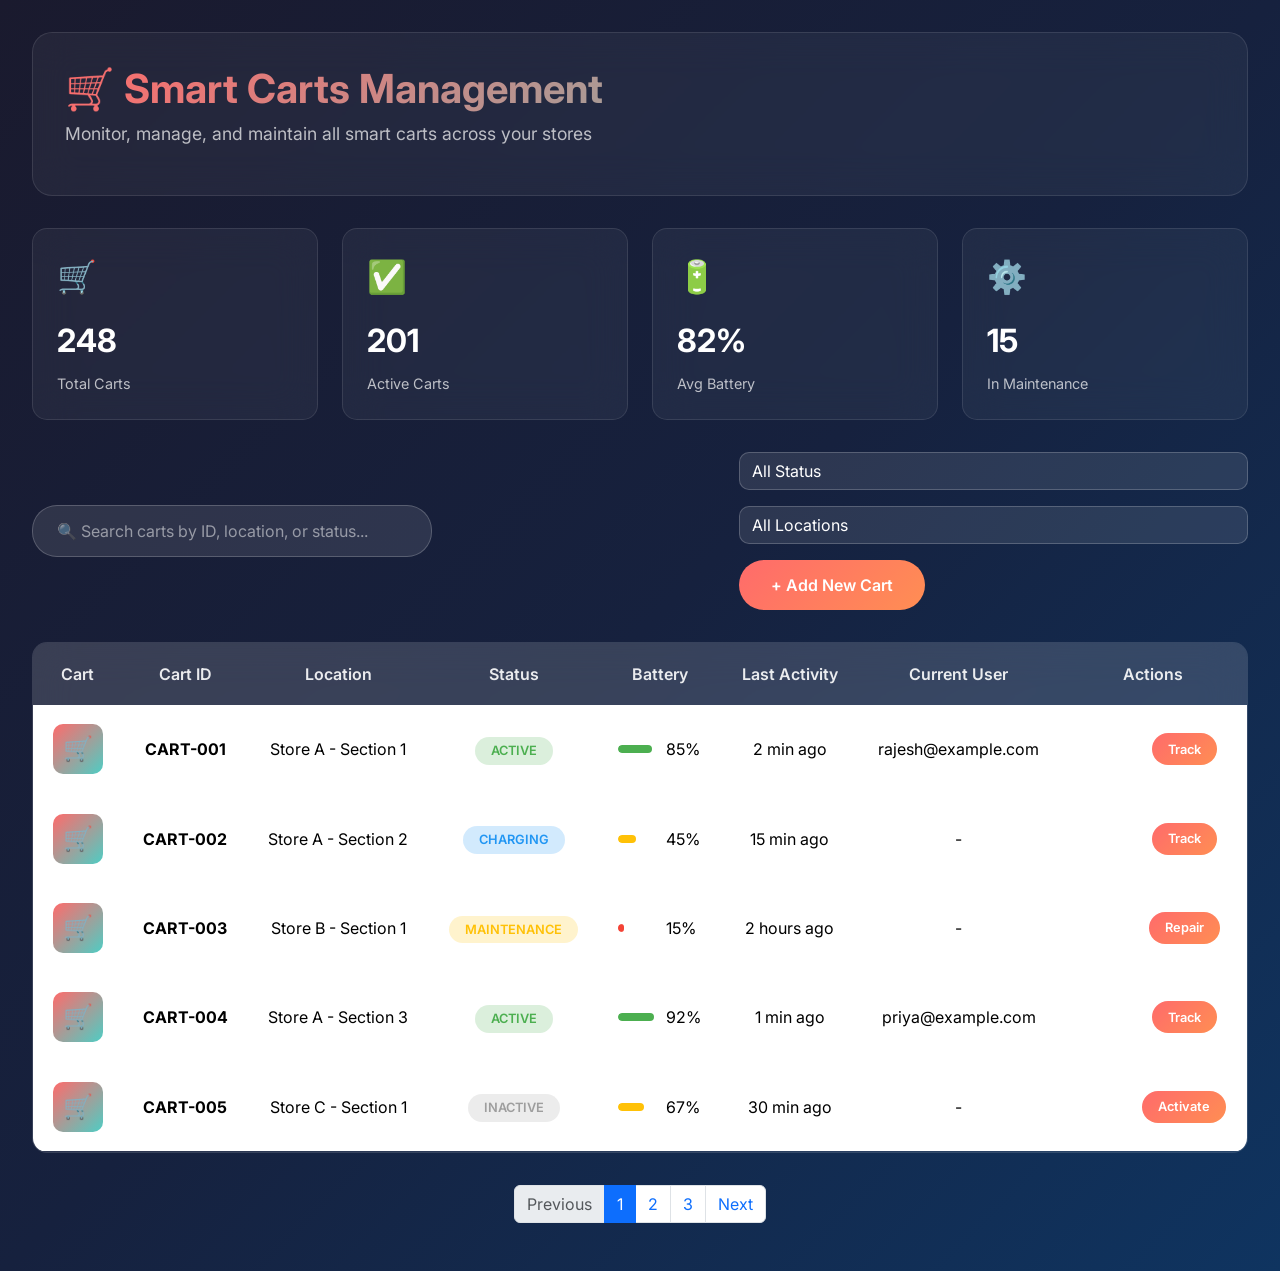
<file: templates/carts.html>
<!DOCTYPE html>
<html lang="en">
<head>
  <meta charset="UTF-8">
  <meta name="viewport" content="width=device-width, initial-scale=1.0">
  <title>Smart Carts Management - TrollyNet Admin</title>
  <link href="https://cdn.jsdelivr.net/npm/bootstrap@5.3.0/dist/css/bootstrap.min.css" rel="stylesheet">
  <link href="https://fonts.googleapis.com/css2?family=Inter:wght@300;400;500;600;700;800&display=swap" rel="stylesheet">
  <style>
    * {
      margin: 0;
      padding: 0;
      box-sizing: border-box;
    }

    body {
      font-family: 'Inter', sans-serif;
      background: linear-gradient(135deg, #1a1a2e, #16213e, #0f3460);
      color: #ffffff;
      min-height: 100vh;
    }

    .container-fluid {
      padding: 2rem;
    }

    .page-header {
      background: rgba(255, 255, 255, 0.05);
      backdrop-filter: blur(20px);
      border: 1px solid rgba(255, 255, 255, 0.1);
      border-radius: 20px;
      padding: 2rem;
      margin-bottom: 2rem;
    }

    .page-title {
      font-size: 2.5rem;
      font-weight: 700;
      background: linear-gradient(135deg, #ff6b6b, #4ecdc4);
      -webkit-background-clip: text;
      -webkit-text-fill-color: transparent;
      margin-bottom: 0.5rem;
    }

    .page-subtitle {
      color: rgba(255, 255, 255, 0.7);
      font-size: 1.1rem;
    }

    .stats-row {
      display: grid;
      grid-template-columns: repeat(auto-fit, minmax(250px, 1fr));
      gap: 1.5rem;
      margin-bottom: 2rem;
    }

    .stat-card {
      background: rgba(255, 255, 255, 0.05);
      backdrop-filter: blur(20px);
      border: 1px solid rgba(255, 255, 255, 0.1);
      border-radius: 15px;
      padding: 1.5rem;
      transition: all 0.3s ease;
    }

    .stat-card:hover {
      transform: translateY(-5px);
      background: rgba(255, 255, 255, 0.08);
    }

    .stat-icon {
      font-size: 2rem;
      margin-bottom: 1rem;
    }

    .stat-value {
      font-size: 2rem;
      font-weight: 700;
      margin-bottom: 0.5rem;
    }

    .stat-label {
      color: rgba(255, 255, 255, 0.7);
      font-size: 0.9rem;
    }

    .action-bar {
      display: flex;
      justify-content: between;
      align-items: center;
      gap: 1rem;
      margin-bottom: 2rem;
      flex-wrap: wrap;
    }

    .search-box {
      flex: 1;
      max-width: 400px;
    }

    .form-control {
      background: rgba(255, 255, 255, 0.1);
      border: 1px solid rgba(255, 255, 255, 0.2);
      border-radius: 25px;
      color: white;
      padding: 0.8rem 1.5rem;
    }

    .form-control:focus {
      background: rgba(255, 255, 255, 0.15);
      border-color: #4ecdc4;
      box-shadow: 0 0 0 0.2rem rgba(78, 205, 196, 0.25);
      color: white;
    }

    .form-control::placeholder {
      color: rgba(255, 255, 255, 0.5);
    }

    .btn {
      border-radius: 25px;
      padding: 0.8rem 2rem;
      font-weight: 600;
      transition: all 0.3s ease;
    }

    .btn-primary {
      background: linear-gradient(135deg, #ff6b6b, #ff8e53);
      border: none;
    }

    .btn-primary:hover {
      transform: translateY(-2px);
      box-shadow: 0 10px 25px rgba(255, 107, 107, 0.4);
    }

    .btn-secondary {
      background: rgba(255, 255, 255, 0.1);
      border: 1px solid rgba(255, 255, 255, 0.2);
      color: white;
    }

    .btn-secondary:hover {
      background: rgba(255, 255, 255, 0.2);
      color: white;
    }

    .btn-sm {
      padding: 0.4rem 1rem;
      font-size: 0.8rem;
    }

    .data-table {
      background: rgba(255, 255, 255, 0.05);
      backdrop-filter: blur(20px);
      border: 1px solid rgba(255, 255, 255, 0.1);
      border-radius: 15px;
      overflow: hidden;
      margin-bottom: 2rem;
    }

    .table {
      color: white;
      margin: 0;
    }

    .table th {
      background: rgba(255, 255, 255, 0.1);
      border: none;
      color: rgba(255, 255, 255, 0.9);
      font-weight: 600;
      padding: 1.2rem;
      text-align: center;
    }

    .table td {
      border: none;
      padding: 1.2rem;
      border-bottom: 1px solid rgba(255, 255, 255, 0.05);
      text-align: center;
      vertical-align: middle;
    }

    .table tbody tr:hover {
      background: rgba(255, 255, 255, 0.05);
    }

    .status-badge {
      padding: 0.4rem 1rem;
      border-radius: 20px;
      font-size: 0.8rem;
      font-weight: 600;
      text-transform: uppercase;
    }

    .status-active {
      background: rgba(76, 175, 80, 0.2);
      color: #4caf50;
    }

    .status-inactive {
      background: rgba(158, 158, 158, 0.2);
      color: #9e9e9e;
    }

    .status-maintenance {
      background: rgba(255, 193, 7, 0.2);
      color: #ffc107;
    }

    .status-charging {
      background: rgba(33, 150, 243, 0.2);
      color: #2196f3;
    }

    .battery-indicator {
      display: flex;
      align-items: center;
      gap: 0.5rem;
    }

    .battery-bar {
      width: 40px;
      height: 8px;
      background: rgba(255, 255, 255, 0.2);
      border-radius: 4px;
      overflow: hidden;
    }

    .battery-fill {
      height: 100%;
      border-radius: 4px;
      transition: all 0.3s ease;
    }

    .battery-high { background: #4caf50; }
    .battery-medium { background: #ffc107; }
    .battery-low { background: #f44336; }

    .cart-image {
      width: 50px;
      height: 50px;
      background: linear-gradient(135deg, #ff6b6b, #4ecdc4);
      border-radius: 10px;
      display: flex;
      align-items: center;
      justify-content: center;
      font-size: 1.5rem;
      margin: 0 auto;
    }

    .modal {
      backdrop-filter: blur(10px);
    }

    .modal-content {
      background: rgba(0, 0, 0, 0.9);
      border: 1px solid rgba(255, 255, 255, 0.1);
      border-radius: 20px;
      color: white;
    }

    .modal-header {
      border-bottom: 1px solid rgba(255, 255, 255, 0.1);
    }

    .modal-footer {
      border-top: 1px solid rgba(255, 255, 255, 0.1);
    }

    .form-label {
      color: rgba(255, 255, 255, 0.9);
      font-weight: 500;
    }

    .form-select {
      background: rgba(255, 255, 255, 0.1);
      border: 1px solid rgba(255, 255, 255, 0.2);
      border-radius: 10px;
      color: white;
    }

    .form-select:focus {
      background: rgba(255, 255, 255, 0.15);
      border-color: #4ecdc4;
      color: white;
    }

    .form-select option {
      background: #1a1a2e;
      color: white;
    }

    .filters {
      display: flex;
      gap: 1rem;
      margin-left: auto;
      flex-wrap: wrap;
    }

    @media (max-width: 768px) {
      .container-fluid {
        padding: 1rem;
      }

      .stats-row {
        grid-template-columns: 1fr;
      }

      .action-bar {
        flex-direction: column;
        align-items: stretch;
      }

      .search-box {
        max-width: none;
      }

      .filters {
        margin-left: 0;
        justify-content: center;
      }

      .table-responsive {
        font-size: 0.8rem;
      }
    }
  </style>
</head>
<body>
  <div class="container-fluid">
    <!-- Page Header -->
    <div class="page-header">
      <h1 class="page-title">🛒 Smart Carts Management</h1>
      <p class="page-subtitle">Monitor, manage, and maintain all smart carts across your stores</p>
    </div>

    <!-- Statistics Row -->
    <div class="stats-row">
      <div class="stat-card">
        <div class="stat-icon">🛒</div>
        <div class="stat-value">248</div>
        <div class="stat-label">Total Carts</div>
      </div>
      <div class="stat-card">
        <div class="stat-icon">✅</div>
        <div class="stat-value">201</div>
        <div class="stat-label">Active Carts</div>
      </div>
      <div class="stat-card">
        <div class="stat-icon">🔋</div>
        <div class="stat-value">82%</div>
        <div class="stat-label">Avg Battery</div>
      </div>
      <div class="stat-card">
        <div class="stat-icon">⚙️</div>
        <div class="stat-value">15</div>
        <div class="stat-label">In Maintenance</div>
      </div>
    </div>

    <!-- Action Bar -->
    <div class="action-bar">
      <div class="search-box">
        <input type="text" class="form-control" placeholder="🔍 Search carts by ID, location, or status..." id="searchCarts">
      </div>
      <div class="filters">
        <select class="form-select" id="statusFilter">
          <option value="">All Status</option>
          <option value="active">Active</option>
          <option value="inactive">Inactive</option>
          <option value="maintenance">Maintenance</option>
          <option value="charging">Charging</option>
        </select>
        <select class="form-select" id="locationFilter">
          <option value="">All Locations</option>
          <option value="store-a">Store A</option>
          <option value="store-b">Store B</option>
          <option value="store-c">Store C</option>
        </select>
        <button class="btn btn-primary" data-bs-toggle="modal" data-bs-target="#addCartModal">
          + Add New Cart
        </button>
      </div>
    </div>

    <!-- Carts Table -->
    <div class="data-table">
      <div class="table-responsive">
        <table class="table">
          <thead>
            <tr>
              <th>Cart</th>
              <th>Cart ID</th>
              <th>Location</th>
              <th>Status</th>
              <th>Battery</th>
              <th>Last Activity</th>
              <th>Current User</th>
              <th>Actions</th>
            </tr>
          </thead>
          <tbody id="cartsTableBody">
            <tr>
              <td><div class="cart-image">🛒</div></td>
              <td><strong>CART-001</strong></td>
              <td>Store A - Section 1</td>
              <td><span class="status-badge status-active">Active</span></td>
              <td>
                <div class="battery-indicator">
                  <div class="battery-bar">
                    <div class="battery-fill battery-high" style="width: 85%"></div>
                  </div>
                  <span>85%</span>
                </div>
              </td>
              <td>2 min ago</td>
              <td>rajesh@example.com</td>
              <td>
                <button class="btn btn-secondary btn-sm" onclick="editCart('CART-001')">Edit</button>
                <button class="btn btn-primary btn-sm" onclick="trackCart('CART-001')">Track</button>
              </td>
            </tr>
            <tr>
              <td><div class="cart-image">🛒</div></td>
              <td><strong>CART-002</strong></td>
              <td>Store A - Section 2</td>
              <td><span class="status-badge status-charging">Charging</span></td>
              <td>
                <div class="battery-indicator">
                  <div class="battery-bar">
                    <div class="battery-fill battery-medium" style="width: 45%"></div>
                  </div>
                  <span>45%</span>
                </div>
              </td>
              <td>15 min ago</td>
              <td>-</td>
              <td>
                <button class="btn btn-secondary btn-sm" onclick="editCart('CART-002')">Edit</button>
                <button class="btn btn-primary btn-sm" onclick="trackCart('CART-002')">Track</button>
              </td>
            </tr>
            <tr>
              <td><div class="cart-image">🛒</div></td>
              <td><strong>CART-003</strong></td>
              <td>Store B - Section 1</td>
              <td><span class="status-badge status-maintenance">Maintenance</span></td>
              <td>
                <div class="battery-indicator">
                  <div class="battery-bar">
                    <div class="battery-fill battery-low" style="width: 15%"></div>
                  </div>
                  <span>15%</span>
                </div>
              </td>
              <td>2 hours ago</td>
              <td>-</td>
              <td>
                <button class="btn btn-secondary btn-sm" onclick="editCart('CART-003')">Edit</button>
                <button class="btn btn-primary btn-sm" onclick="repairCart('CART-003')">Repair</button>
              </td>
            </tr>
            <tr>
              <td><div class="cart-image">🛒</div></td>
              <td><strong>CART-004</strong></td>
              <td>Store A - Section 3</td>
              <td><span class="status-badge status-active">Active</span></td>
              <td>
                <div class="battery-indicator">
                  <div class="battery-bar">
                    <div class="battery-fill battery-high" style="width: 92%"></div>
                  </div>
                  <span>92%</span>
                </div>
              </td>
              <td>1 min ago</td>
              <td>priya@example.com</td>
              <td>
                <button class="btn btn-secondary btn-sm" onclick="editCart('CART-004')">Edit</button>
                <button class="btn btn-primary btn-sm" onclick="trackCart('CART-004')">Track</button>
              </td>
            </tr>
            <tr>
              <td><div class="cart-image">🛒</div></td>
              <td><strong>CART-005</strong></td>
              <td>Store C - Section 1</td>
              <td><span class="status-badge status-inactive">Inactive</span></td>
              <td>
                <div class="battery-indicator">
                  <div class="battery-bar">
                    <div class="battery-fill battery-medium" style="width: 67%"></div>
                  </div>
                  <span>67%</span>
                </div>
              </td>
              <td>30 min ago</td>
              <td>-</td>
              <td>
                <button class="btn btn-secondary btn-sm" onclick="editCart('CART-005')">Edit</button>
                <button class="btn btn-primary btn-sm" onclick="activateCart('CART-005')">Activate</button>
              </td>
            </tr>
          </tbody>
        </table>
      </div>
    </div>

    <!-- Pagination -->
    <nav aria-label="Carts pagination">
      <ul class="pagination justify-content-center">
        <li class="page-item disabled">
          <span class="page-link">Previous</span>
        </li>
        <li class="page-item active">
          <span class="page-link">1</span>
        </li>
        <li class="page-item">
          <a class="page-link" href="#">2</a>
        </li>
        <li class="page-item">
          <a class="page-link" href="#">3</a>
        </li>
        <li class="page-item">
          <a class="page-link" href="#">Next</a>
        </li>
      </ul>
    </nav>
  </div>

  <!-- Add Cart Modal -->
  <div class="modal fade" id="addCartModal" tabindex="-1">
    <div class="modal-dialog">
      <div class="modal-content">
        <div class="modal-header">
          <h5 class="modal-title">Add New Smart Cart</h5>
          <button type="button" class="btn-close btn-close-white" data-bs-dismiss="modal"></button>
        </div>
        <div class="modal-body">
          <form id="addCartForm">
            <div class="mb-3">
              <label for="cartId" class="form-label">Cart ID</label>
              <input type="text" class="form-control" id="cartId" placeholder="CART-XXX" required>
            </div>
            <div class="mb-3">
              <label for="cartLocation" class="form-label">Location</label>
              <select class="form-select" id="cartLocation" required>
                <option value="">Select Location</option>
                <option value="store-a-section-1">Store A - Section 1</option>
                <option value="store-a-section-2">Store A - Section 2</option>
                <option value="store-a-section-3">Store A - Section 3</option>
                <option value="store-b-section-1">Store B - Section 1</option>
                <option value="store-b-section-2">Store B - Section 2</option>
                <option value="store-c-section-1">Store C - Section 1</option>
              </select>
            </div>
            <div class="mb-3">
              <label for="cartModel" class="form-label">Cart Model</label>
              <select class="form-select" id="cartModel" required>
                <option value="">Select Model</option>
                <option value="trollynet-v1">TrollyNet V1</option>
                <option value="trollynet-v2">TrollyNet V2</option>
                <option value="trollynet-pro">TrollyNet Pro</option>
              </select>
            </div>
            <div class="mb-3">
              <label for="cartSerial" class="form-label">Serial Number</label>
              <input type="text" class="form-control" id="cartSerial" placeholder="TN-XXXX-XXXX" required>
            </div>
          </form>
        </div>
        <div class="modal-footer">
          <button type="button" class="btn btn-secondary" data-bs-dismiss="modal">Cancel</button>
          <button type="button" class="btn btn-primary" onclick="addNewCart()">Add Cart</button>
        </div>
      </div>
    </div>
  </div>

  <script src="https://cdn.jsdelivr.net/npm/bootstrap@5.3.0/dist/js/bootstrap.bundle.min.js"></script>
  <script>
    // Sample cart data
    const cartsData = [
      {
        id: 'CART-001',
        location: 'Store A - Section 1',
        status: 'active',
        battery: 85,
        lastActivity: '2 min ago',
        currentUser: 'rajesh@example.com'
      },
      {
        id: 'CART-002',
        location: 'Store A - Section 2',
        status: 'charging',
        battery: 45,
        lastActivity: '15 min ago',
        currentUser: null
      }
      // Add more cart data as needed
    ];

    // Search functionality
    document.getElementById('searchCarts').addEventListener('input', function(e) {
      const searchTerm = e.target.value.toLowerCase();
      filterCarts();
    });

    // Filter functionality
    document.getElementById('statusFilter').addEventListener('change', filterCarts);
    document.getElementById('locationFilter').addEventListener('change', filterCarts);

    function filterCarts() {
      const searchTerm = document.getElementById('searchCarts').value.toLowerCase();
      const statusFilter = document.getElementById('statusFilter').value;
      const locationFilter = document.getElementById('locationFilter').value;
      const rows = document.querySelectorAll('#cartsTableBody tr');

      rows.forEach(row => {
        const cartId = row.cells[1].textContent.toLowerCase();
        const location = row.cells[2].textContent.toLowerCase();
        const status = row.cells[3].textContent.toLowerCase();

        const matchesSearch = cartId.includes(searchTerm) || location.includes(searchTerm);
        const matchesStatus = !statusFilter || status.includes(statusFilter);
        const matchesLocation = !locationFilter || location.includes(locationFilter.replace('-', ' '));

        if (matchesSearch && matchesStatus && matchesLocation) {
          row.style.display = '';
        } else {
          row.style.display = 'none';
        }
      });
    }

    // Cart management functions
    function editCart(cartId) {
      alert(`Editing cart: ${cartId}`);
      // Implement edit functionality
    }

    function trackCart(cartId) {
      alert(`Tracking cart: ${cartId}\nLocation: Live GPS tracking enabled`);
      // Implement tracking functionality
    }

    function repairCart(cartId) {
      if (confirm(`Send ${cartId} for maintenance?`)) {
        alert(`${cartId} has been scheduled for maintenance.`);
        // Update cart status
      }
    }

    function activateCart(cartId) {
      if (confirm(`Activate ${cartId}?`)) {
        alert(`${cartId} has been activated successfully.`);
        // Update cart status
      }
    }

    function addNewCart() {
      const form = document.getElementById('addCartForm');
      const formData = new FormData(form);
      
      if (form.checkValidity()) {
        alert('New cart added successfully!');
        bootstrap.Modal.getInstance(document.getElementById('addCartModal')).hide();
        form.reset();
        // Add cart to database
      } else {
        form.reportValidity();
      }
    }

    // Auto-refresh cart status every 30 seconds
    setInterval(() => {
      console.log('Refreshing cart status...');
      // Implement real-time status updates
    }, 30000);

    // Initialize tooltips
    document.addEventListener('DOMContentLoaded', function() {
      const tooltips = document.querySelectorAll('[data-bs-toggle="tooltip"]');
      tooltips.forEach(tooltip => {
        new bootstrap.Tooltip(tooltip);
      });
    });
  </script>
</body>
</html>
</file>
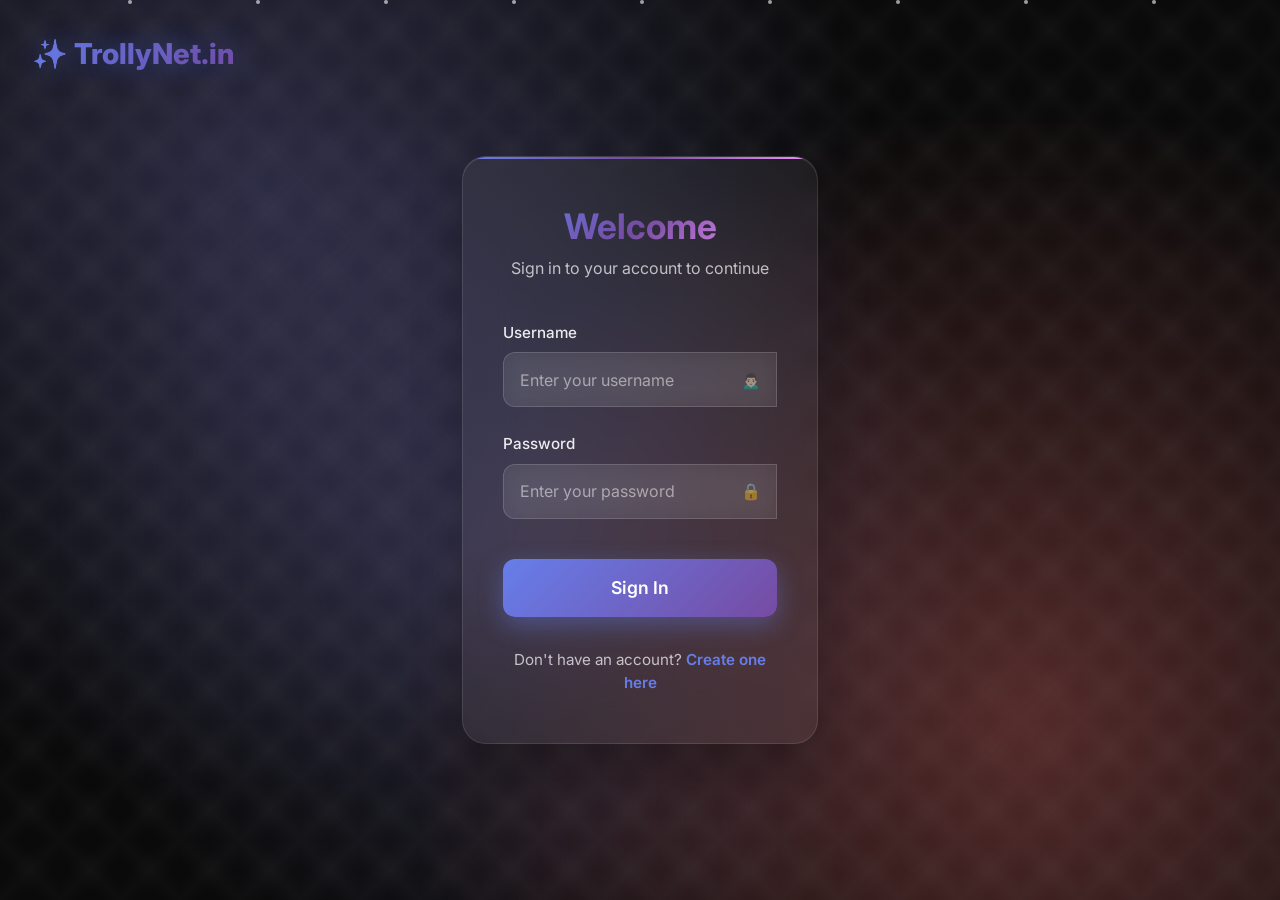
<file: templates/login.html>
<!DOCTYPE html>
<html lang="en">
<head>
  <meta charset="UTF-8" />
  <meta name="viewport" content="width=device-width, initial-scale=1.0"/>
  <title>TrollyNet.in Login</title>
  <link href="https://cdn.jsdelivr.net/npm/bootstrap@5.3.0/dist/css/bootstrap.min.css" rel="stylesheet"/>
  <link href="https://fonts.googleapis.com/css2?family=Inter:wght@300;400;500;600;700;800&display=swap" rel="stylesheet">
  <style>
    * {
      margin: 0;
      padding: 0;
      box-sizing: border-box;
    }

    body {
      font-family: 'Inter', sans-serif;
      background: #0a0a0a;
      color: white;
      min-height: 100vh;
      overflow-x: hidden;
      position: relative;
      display: flex;
      align-items: center;
      justify-content: center;
    }

    /* Animated background */
    body::before {
      content: '';
      position: fixed;
      top: 0;
      left: 0;
      width: 100%;
      height: 100%;
      background: 
        radial-gradient(circle at 20% 20%, rgba(120, 119, 198, 0.3) 0%, transparent 50%),
        radial-gradient(circle at 80% 80%, rgba(255, 118, 117, 0.3) 0%, transparent 50%),
        radial-gradient(circle at 40% 60%, rgba(162, 155, 254, 0.2) 0%, transparent 50%);
      animation: backgroundShift 20s ease-in-out infinite;
      z-index: -2;
    }

    body::after {
      content: '';
      position: fixed;
      top: 0;
      left: 0;
      width: 100%;
      height: 100%;
      background: 
        linear-gradient(45deg, transparent 30%, rgba(255, 255, 255, 0.02) 50%, transparent 70%),
        linear-gradient(-45deg, transparent 30%, rgba(255, 255, 255, 0.02) 50%, transparent 70%);
      background-size: 60px 60px;
      animation: gridMove 10s linear infinite;
      z-index: -1;
    }

    @keyframes backgroundShift {
      0%, 100% { opacity: 1; transform: scale(1) rotate(0deg); }
      50% { opacity: 0.8; transform: scale(1.1) rotate(5deg); }
    }

    @keyframes gridMove {
      0% { transform: translate(0, 0); }
      100% { transform: translate(60px, 60px); }
    }

    /* Floating particles */
    .particles {
      position: fixed;
      top: 0;
      left: 0;
      width: 100%;
      height: 100%;
      pointer-events: none;
      z-index: 1;
    }

    .particle {
      position: absolute;
      width: 4px;
      height: 4px;
      background: rgba(255, 255, 255, 0.6);
      border-radius: 50%;
      animation: float 15s infinite linear;
    }

    @keyframes float {
      0% { transform: translateY(100vh) translateX(0) rotate(0deg); opacity: 0; }
      10% { opacity: 1; }
      90% { opacity: 1; }
      100% { transform: translateY(-100px) translateX(100px) rotate(360deg); opacity: 0; }
    }

    /* Brand Header */
    .brand-header {
      position: absolute;
      top: 2rem;
      left: 2rem;
      z-index: 1000;
    }

    .brand-logo {
      font-weight: 800;
      font-size: 1.8rem;
      background: linear-gradient(135deg, #667eea 0%, #764ba2 100%);
      -webkit-background-clip: text;
      -webkit-text-fill-color: transparent;
      background-clip: text;
      text-shadow: 0 0 30px rgba(102, 126, 234, 0.5);
      text-decoration: none;
    }

    /* Login Container */
    .login-container {
      position: relative;
      z-index: 10;
      width: 100%;
      max-width: 420px;
      padding: 0 2rem;
    }

    .login-card {
      background: rgba(255, 255, 255, 0.05);
      backdrop-filter: blur(25px);
      border: 1px solid rgba(255, 255, 255, 0.1);
      border-radius: 24px;
      padding: 3rem 2.5rem;
      box-shadow: 
        0 25px 50px rgba(0, 0, 0, 0.3),
        inset 0 1px 0 rgba(255, 255, 255, 0.1);
      position: relative;
      overflow: hidden;
      animation: slideInUp 0.8s ease-out;
    }

    .login-card::before {
      content: '';
      position: absolute;
      top: 0;
      left: 0;
      right: 0;
      height: 2px;
      background: linear-gradient(90deg, #667eea, #764ba2, #f093fb);
      animation: shimmer 3s ease-in-out infinite;
    }

    @keyframes shimmer {
      0%, 100% { opacity: 0.5; }
      50% { opacity: 1; }
    }

    @keyframes slideInUp {
      from { opacity: 0; transform: translateY(50px); }
      to { opacity: 1; transform: translateY(0); }
    }

    /* Header */
    .login-header {
      text-align: center;
      margin-bottom: 2.5rem;
    }

    .login-title {
      font-size: 2.2rem;
      font-weight: 700;
      background: linear-gradient(135deg, #667eea 0%, #764ba2 50%, #f093fb 100%);
      -webkit-background-clip: text;
      -webkit-text-fill-color: transparent;
      background-clip: text;
      margin-bottom: 0.5rem;
      animation: titleGlow 3s ease-in-out infinite alternate;
    }

    @keyframes titleGlow {
      0% { filter: brightness(1) saturate(1); }
      100% { filter: brightness(1.2) saturate(1.3); }
    }

    .login-subtitle {
      color: rgba(255, 255, 255, 0.7);
      font-size: 1rem;
      font-weight: 400;
    }

    /* Form Styling */
    .form-group {
      margin-bottom: 1.5rem;
      position: relative;
    }

    .form-label {
      color: rgba(255, 255, 255, 0.9);
      font-weight: 500;
      margin-bottom: 0.5rem;
      font-size: 0.95rem;
    }

    .form-control {
      background: rgba(255, 255, 255, 0.08);
      border: 1px solid rgba(255, 255, 255, 0.15);
      border-radius: 12px;
      padding: 0.9rem 1rem;
      color: white;
      font-size: 1rem;
      transition: all 0.3s ease;
      backdrop-filter: blur(10px);
    }

    .form-control:focus {
      background: rgba(255, 255, 255, 0.12);
      border-color: #667eea;
      box-shadow: 0 0 0 0.2rem rgba(102, 126, 234, 0.25);
      color: white;
    }

    .form-control::placeholder {
      color: rgba(255, 255, 255, 0.5);
    }

    /* Submit Button */
    .btn-login {
      background: linear-gradient(135deg, #667eea, #764ba2);
      border: none;
      padding: 1rem;
      font-weight: 600;
      color: white;
      border-radius: 12px;
      font-size: 1.1rem;
      width: 100%;
      transition: all 0.3s ease;
      box-shadow: 0 8px 25px rgba(102, 126, 234, 0.4);
      position: relative;
      overflow: hidden;
      margin-top: 1rem;
    }

    .btn-login::before {
      content: '';
      position: absolute;
      top: 0;
      left: -100%;
      width: 100%;
      height: 100%;
      background: linear-gradient(90deg, transparent, rgba(255, 255, 255, 0.2), transparent);
      transition: left 0.5s;
    }

    .btn-login:hover::before {
      left: 100%;
    }

    .btn-login:hover {
      transform: translateY(-2px);
      box-shadow: 0 12px 35px rgba(102, 126, 234, 0.6);
    }

    .btn-login:active {
      transform: translateY(0);
    }

    /* Sign up link */
    .signup-link {
      text-align: center;
      margin-top: 2rem;
      color: rgba(255, 255, 255, 0.7);
      font-size: 0.95rem;
    }

    .signup-link a {
      color: #667eea;
      text-decoration: none;
      font-weight: 600;
      transition: all 0.3s ease;
      position: relative;
    }

    .signup-link a::after {
      content: '';
      position: absolute;
      bottom: -2px;
      left: 0;
      width: 0;
      height: 2px;
      background: linear-gradient(90deg, #667eea, #764ba2);
      transition: width 0.3s ease;
    }

    .signup-link a:hover {
      color: #764ba2;
    }

    .signup-link a:hover::after {
      width: 100%;
    }

    /* Input focus effects */
    .input-group {
      position: relative;
    }

    .input-group .form-control:focus + .input-icon {
      color: #667eea;
    }

    .input-icon {
      position: absolute;
      right: 1rem;
      top: 50%;
      transform: translateY(-50%);
      color: rgba(255, 255, 255, 0.5);
      transition: color 0.3s ease;
      pointer-events: none;
    }

    /* Responsive */
    @media (max-width: 768px) {
      .login-card {
        padding: 2rem 1.5rem;
        margin: 1rem;
      }
      
      .brand-header {
        top: 1rem;
        left: 1rem;
      }
      
      .brand-logo {
        font-size: 1.5rem;
      }
    }

    /* Loading animation for button */
    .btn-login.loading {
      pointer-events: none;
    }

    .btn-login.loading::after {
      content: '';
      position: absolute;
      width: 20px;
      height: 20px;
      border: 2px solid transparent;
      border-top: 2px solid white;
      border-radius: 50%;
      right: 1rem;
      top: 50%;
      transform: translateY(-50%);
      animation: spin 1s linear infinite;
    }

    @keyframes spin {
      0% { transform: translateY(-50%) rotate(0deg); }
      100% { transform: translateY(-50%) rotate(360deg); }
    }
  </style>
</head>
<body>
  <!-- Floating Particles -->
  <div class="particles">
    <div class="particle" style="left: 10%; animation-delay: 0s;"></div>
    <div class="particle" style="left: 20%; animation-delay: 2s;"></div>
    <div class="particle" style="left: 30%; animation-delay: 4s;"></div>
    <div class="particle" style="left: 40%; animation-delay: 6s;"></div>
    <div class="particle" style="left: 50%; animation-delay: 8s;"></div>
    <div class="particle" style="left: 60%; animation-delay: 10s;"></div>
    <div class="particle" style="left: 70%; animation-delay: 12s;"></div>
    <div class="particle" style="left: 80%; animation-delay: 14s;"></div>
    <div class="particle" style="left: 90%; animation-delay: 16s;"></div>
  </div>

  <!-- Brand Header -->
  <div class="brand-header">
    <a href="#" class="brand-logo">✨ TrollyNet.in</a>
  </div>

  <!-- Login Container -->
  <div class="login-container">
    <div class="login-card">
      <div class="login-header">
        <h1 class="login-title">Welcome</h1>
        <p class="login-subtitle">Sign in to your account to continue</p>
      </div>

      <form method="POST" id="loginForm">
        <div class="form-group">
          <label for="username" class="form-label">Username</label>
          <div class="input-group">
            <input type="text" name="username" class="form-control" id="username" placeholder="Enter your username" required>
            <span class="input-icon">🙍🏻‍♂️</span>
          </div>
        </div>

        <div class="form-group">
          <label for="password" class="form-label">Password</label>
          <div class="input-group">
            <input type="password" name="password" class="form-control" id="password" placeholder="Enter your password" required>
            <span class="input-icon">🔒</span>
          </div>
        </div>

        <button type="submit" class="btn btn-login" id="loginBtn">
          Sign In
        </button>

        
      </form>

      <div class="signup-link">
        Don't have an account?
        <a href="{{ url_for('signup') }}">Create one here</a>
      </div>
    </div>
  </div>

  <script src="https://cdn.jsdelivr.net/npm/bootstrap@5.3.0/dist/js/bootstrap.bundle.min.js"></script>
  <script>
    // Add loading animation to button on form submit
    document.getElementById('loginForm').addEventListener('submit', function() {
      const btn = document.getElementById('loginBtn');
      btn.classList.add('loading');
      btn.textContent = 'Signing In...';
    });

    // Add smooth focus animations
    document.querySelectorAll('.form-control').forEach(input => {
      input.addEventListener('focus', function() {
        this.parentElement.style.transform = 'scale(1.02)';
      });
      
      input.addEventListener('blur', function() {
        this.parentElement.style.transform = 'scale(1)';
      });
    });
  </script>
</body>
</html>
</file>
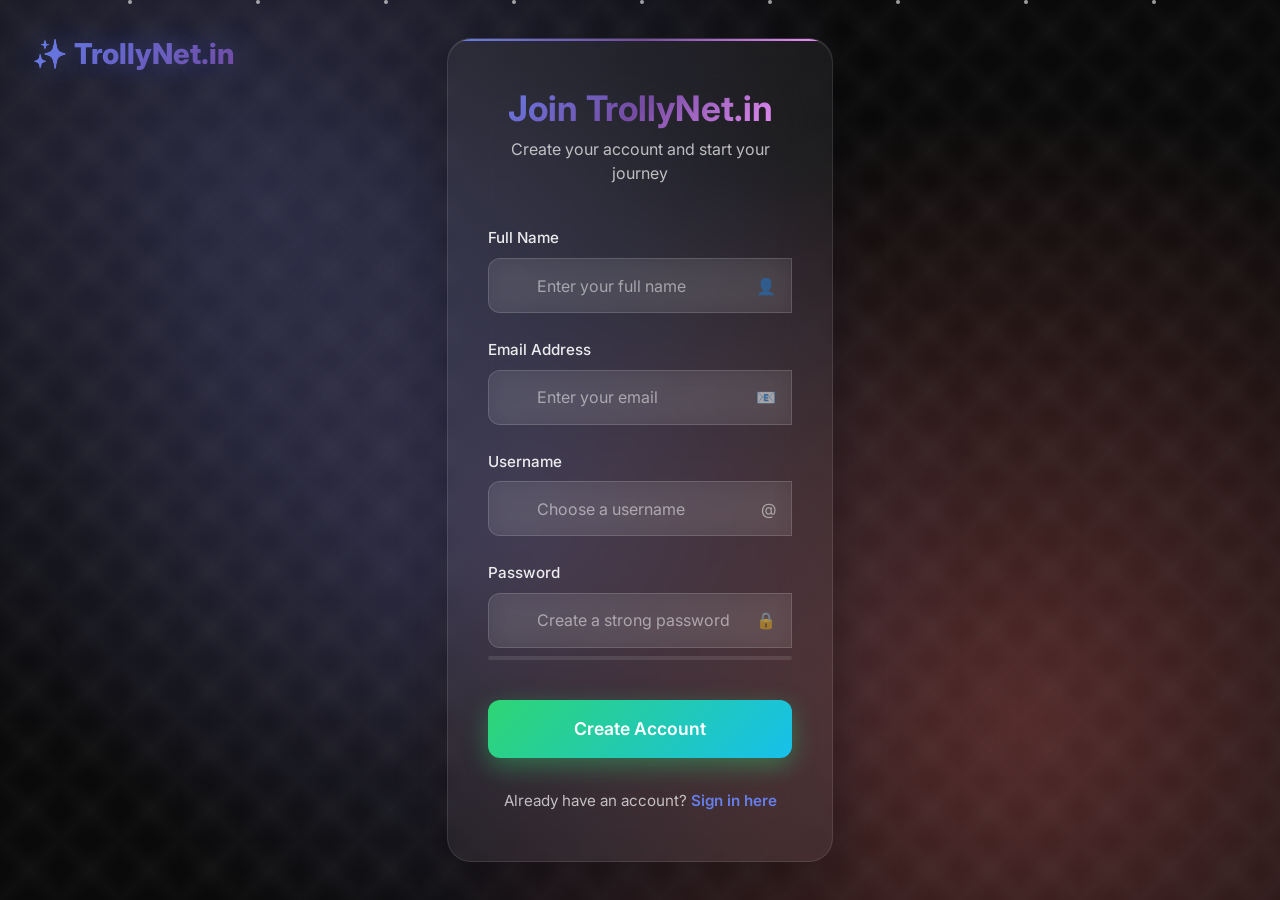
<file: templates/signup.html>
<!DOCTYPE html>
<html lang="en">
<head>
  <meta charset="UTF-8" />
  <meta name="viewport" content="width=device-width, initial-scale=1.0"/>
  <title>TrollyNet.in Signup</title>
  <link href="https://cdn.jsdelivr.net/npm/bootstrap@5.3.0/dist/css/bootstrap.min.css" rel="stylesheet"/>
  <link href="https://fonts.googleapis.com/css2?family=Inter:wght@300;400;500;600;700;800&display=swap" rel="stylesheet">
  <style>
    * {
      margin: 0;
      padding: 0;
      box-sizing: border-box;
    }

    body {
      font-family: 'Inter', sans-serif;
      background: #0a0a0a;
      color: white;
      min-height: 100vh;
      overflow-x: hidden;
      position: relative;
      display: flex;
      align-items: center;
      justify-content: center;
      padding: 2rem 0;
    }

    /* Animated background */
    body::before {
      content: '';
      position: fixed;
      top: 0;
      left: 0;
      width: 100%;
      height: 100%;
      background: 
        radial-gradient(circle at 20% 20%, rgba(120, 119, 198, 0.3) 0%, transparent 50%),
        radial-gradient(circle at 80% 80%, rgba(255, 118, 117, 0.3) 0%, transparent 50%),
        radial-gradient(circle at 40% 60%, rgba(162, 155, 254, 0.2) 0%, transparent 50%);
      animation: backgroundShift 20s ease-in-out infinite;
      z-index: -2;
    }

    body::after {
      content: '';
      position: fixed;
      top: 0;
      left: 0;
      width: 100%;
      height: 100%;
      background: 
        linear-gradient(45deg, transparent 30%, rgba(255, 255, 255, 0.02) 50%, transparent 70%),
        linear-gradient(-45deg, transparent 30%, rgba(255, 255, 255, 0.02) 50%, transparent 70%);
      background-size: 60px 60px;
      animation: gridMove 10s linear infinite;
      z-index: -1;
    }

    @keyframes backgroundShift {
      0%, 100% { opacity: 1; transform: scale(1) rotate(0deg); }
      50% { opacity: 0.8; transform: scale(1.1) rotate(5deg); }
    }

    @keyframes gridMove {
      0% { transform: translate(0, 0); }
      100% { transform: translate(60px, 60px); }
    }

    /* Floating particles */
    .particles {
      position: fixed;
      top: 0;
      left: 0;
      width: 100%;
      height: 100%;
      pointer-events: none;
      z-index: 1;
    }

    .particle {
      position: absolute;
      width: 4px;
      height: 4px;
      background: rgba(255, 255, 255, 0.6);
      border-radius: 50%;
      animation: float 15s infinite linear;
    }

    @keyframes float {
      0% { transform: translateY(100vh) translateX(0) rotate(0deg); opacity: 0; }
      10% { opacity: 1; }
      90% { opacity: 1; }
      100% { transform: translateY(-100px) translateX(100px) rotate(360deg); opacity: 0; }
    }

    /* Brand Header */
    .brand-header {
      position: absolute;
      top: 2rem;
      left: 2rem;
      z-index: 1000;
    }

    .brand-logo {
      font-weight: 800;
      font-size: 1.8rem;
      background: linear-gradient(135deg, #667eea 0%, #764ba2 100%);
      -webkit-background-clip: text;
      -webkit-text-fill-color: transparent;
      background-clip: text;
      text-shadow: 0 0 30px rgba(102, 126, 234, 0.5);
      text-decoration: none;
    }

    /* Signup Container */
    .signup-container {
      position: relative;
      z-index: 10;
      width: 100%;
      max-width: 450px;
      padding: 0 2rem;
    }

    .signup-card {
      background: rgba(255, 255, 255, 0.05);
      backdrop-filter: blur(25px);
      border: 1px solid rgba(255, 255, 255, 0.1);
      border-radius: 24px;
      padding: 3rem 2.5rem;
      box-shadow: 
        0 25px 50px rgba(0, 0, 0, 0.3),
        inset 0 1px 0 rgba(255, 255, 255, 0.1);
      position: relative;
      overflow: hidden;
      animation: slideInUp 0.8s ease-out;
    }

    .signup-card::before {
      content: '';
      position: absolute;
      top: 0;
      left: 0;
      right: 0;
      height: 2px;
      background: linear-gradient(90deg, #667eea, #764ba2, #f093fb);
      animation: shimmer 3s ease-in-out infinite;
    }

    @keyframes shimmer {
      0%, 100% { opacity: 0.5; }
      50% { opacity: 1; }
    }

    @keyframes slideInUp {
      from { opacity: 0; transform: translateY(50px); }
      to { opacity: 1; transform: translateY(0); }
    }

    /* Header */
    .signup-header {
      text-align: center;
      margin-bottom: 2.5rem;
    }

    .signup-title {
      font-size: 2.2rem;
      font-weight: 700;
      background: linear-gradient(135deg, #667eea 0%, #764ba2 50%, #f093fb 100%);
      -webkit-background-clip: text;
      -webkit-text-fill-color: transparent;
      background-clip: text;
      margin-bottom: 0.5rem;
      animation: titleGlow 3s ease-in-out infinite alternate;
    }

    @keyframes titleGlow {
      0% { filter: brightness(1) saturate(1); }
      100% { filter: brightness(1.2) saturate(1.3); }
    }

    .signup-subtitle {
      color: rgba(255, 255, 255, 0.7);
      font-size: 1rem;
      font-weight: 400;
    }

    /* Form Styling */
    .form-group {
      margin-bottom: 1.5rem;
      position: relative;
    }

    .form-row {
      display: grid;
      grid-template-columns: 1fr 1fr;
      gap: 1rem;
    }

    .form-label {
      color: rgba(255, 255, 255, 0.9);
      font-weight: 500;
      margin-bottom: 0.5rem;
      font-size: 0.95rem;
    }

    .form-control {
      background: rgba(255, 255, 255, 0.08);
      border: 1px solid rgba(255, 255, 255, 0.15);
      border-radius: 12px;
      padding: 0.9rem 1rem 0.9rem 3rem;
      color: white;
      font-size: 1rem;
      transition: all 0.3s ease;
      backdrop-filter: blur(10px);
      position: relative;
    }

    .form-control:focus {
      background: rgba(255, 255, 255, 0.12);
      border-color: #667eea;
      box-shadow: 0 0 0 0.2rem rgba(102, 126, 234, 0.25);
      color: white;
    }

    .form-control::placeholder {
      color: rgba(255, 255, 255, 0.5);
    }

    /* Input icons */
    .input-group {
      position: relative;
    }

    .input-icon {
      position: absolute;
      right: 1rem;
      top: 50%;
      transform: translateY(-50%);
      color: rgba(255, 255, 255, 0.5);
      transition: color 0.3s ease;
      pointer-events: none;
    }

    .input-group .form-control:focus + .input-icon {
      color: #667eea;
    }

    /* Password strength indicator */
    .password-strength {
      height: 4px;
      background: rgba(255, 255, 255, 0.1);
      border-radius: 2px;
      margin-top: 0.5rem;
      overflow: hidden;
    }

    .password-strength-bar {
      height: 100%;
      width: 0%;
      transition: all 0.3s ease;
      border-radius: 2px;
    }

    .strength-weak { background: #ff4757; width: 25%; }
    .strength-fair { background: #ffa502; width: 50%; }
    .strength-good { background: #2ed573; width: 75%; }
    .strength-strong { background: #5352ed; width: 100%; }

    /* Submit Button */
    .btn-signup {
      background: linear-gradient(135deg, #2ed573, #17c0eb);
      border: none;
      padding: 1rem;
      font-weight: 600;
      color: white;
      border-radius: 12px;
      font-size: 1.1rem;
      width: 100%;
      transition: all 0.3s ease;
      box-shadow: 0 8px 25px rgba(46, 213, 115, 0.4);
      position: relative;
      overflow: hidden;
      margin-top: 1rem;
    }

    .btn-signup::before {
      content: '';
      position: absolute;
      top: 0;
      left: -100%;
      width: 100%;
      height: 100%;
      background: linear-gradient(90deg, transparent, rgba(255, 255, 255, 0.2), transparent);
      transition: left 0.5s;
    }

    .btn-signup:hover::before {
      left: 100%;
    }

    .btn-signup:hover {
      transform: translateY(-2px);
      box-shadow: 0 12px 35px rgba(46, 213, 115, 0.6);
    }

    .btn-signup:active {
      transform: translateY(0);
    }

    /* Login link */
    .login-link {
      text-align: center;
      margin-top: 2rem;
      color: rgba(255, 255, 255, 0.7);
      font-size: 0.95rem;
    }

    .login-link a {
      color: #667eea;
      text-decoration: none;
      font-weight: 600;
      transition: all 0.3s ease;
      position: relative;
    }

    .login-link a::after {
      content: '';
      position: absolute;
      bottom: -2px;
      left: 0;
      width: 0;
      height: 2px;
      background: linear-gradient(90deg, #667eea, #764ba2);
      transition: width 0.3s ease;
    }

    .login-link a:hover {
      color: #764ba2;
    }

    .login-link a:hover::after {
      width: 100%;
    }

    /* Form validation */
    .form-control.is-invalid {
      border-color: #ff4757;
      box-shadow: 0 0 0 0.2rem rgba(255, 71, 87, 0.25);
    }

    .form-control.is-valid {
      border-color: #2ed573;
      box-shadow: 0 0 0 0.2rem rgba(46, 213, 115, 0.25);
    }

    .invalid-feedback, .valid-feedback {
      font-size: 0.875rem;
      margin-top: 0.25rem;
    }

    .invalid-feedback {
      color: #ff4757;
    }

    .valid-feedback {
      color: #2ed573;
    }

    /* Responsive */
    @media (max-width: 768px) {
      .signup-card {
        padding: 2rem 1.5rem;
        margin: 1rem;
      }
      
      .form-row {
        grid-template-columns: 1fr;
      }
      
      .brand-header {
        top: 1rem;
        left: 1rem;
      }
      
      .brand-logo {
        font-size: 1.5rem;
      }
    }

    /* Loading animation for button */
    .btn-signup.loading {
      pointer-events: none;
    }

    .btn-signup.loading::after {
      content: '';
      position: absolute;
      width: 20px;
      height: 20px;
      border: 2px solid transparent;
      border-top: 2px solid white;
      border-radius: 50%;
      right: 1rem;
      top: 50%;
      transform: translateY(-50%);
      animation: spin 1s linear infinite;
    }

    @keyframes spin {
      0% { transform: translateY(-50%) rotate(0deg); }
      100% { transform: translateY(-50%) rotate(360deg); }
    }
  </style>
</head>
<body>
  <!-- Floating Particles -->
  <div class="particles">
    <div class="particle" style="left: 10%; animation-delay: 0s;"></div>
    <div class="particle" style="left: 20%; animation-delay: 2s;"></div>
    <div class="particle" style="left: 30%; animation-delay: 4s;"></div>
    <div class="particle" style="left: 40%; animation-delay: 6s;"></div>
    <div class="particle" style="left: 50%; animation-delay: 8s;"></div>
    <div class="particle" style="left: 60%; animation-delay: 10s;"></div>
    <div class="particle" style="left: 70%; animation-delay: 12s;"></div>
    <div class="particle" style="left: 80%; animation-delay: 14s;"></div>
    <div class="particle" style="left: 90%; animation-delay: 16s;"></div>
  </div>

  <!-- Brand Header -->
  <div class="brand-header">
    <a href="#" class="brand-logo">✨ TrollyNet.in</a>
  </div>

  <!-- Signup Container -->
  <div class="signup-container">
    <div class="signup-card">
      <div class="signup-header">
        <h1 class="signup-title">Join TrollyNet.in</h1>
        <p class="signup-subtitle">Create your account and start your journey</p>
      </div>

      <form method="POST" id="signupForm" novalidate>
        <div class="form-group">
          <label for="fullname" class="form-label">Full Name</label>
          <div class="input-group">
            <input type="text" name="fullname" class="form-control" id="fullname" placeholder="Enter your full name" required>
            <span class="input-icon">👤</span>
          </div>
          <div class="invalid-feedback"></div>
        </div>

        <div class="form-group">
          <label for="email" class="form-label">Email Address</label>
          <div class="input-group">
            <input type="email" name="email" class="form-control" id="email" placeholder="Enter your email" required>
            <span class="input-icon">📧</span>
          </div>
          <div class="invalid-feedback"></div>
        </div>

        <div class="form-group">
          <label for="username" class="form-label">Username</label>
          <div class="input-group">
            <input type="text" name="username" class="form-control" id="username" placeholder="Choose a username" required>
            <span class="input-icon">@</span>
          </div>
          <div class="invalid-feedback"></div>
        </div>

        <div class="form-group">
          <label for="password" class="form-label">Password</label>
          <div class="input-group">
            <input type="password" name="password" class="form-control" id="password" placeholder="Create a strong password" required>
            <span class="input-icon">🔒</span>
          </div>
          <div class="password-strength">
            <div class="password-strength-bar" id="strengthBar"></div>
          </div>
          <div class="invalid-feedback"></div>
        </div>

        <button type="submit" class="btn btn-signup" id="signupBtn">
          Create Account
        </button>

        
      </form>

      <div class="login-link">
        Already have an account?
        <a href="{{ url_for('login') }}">Sign in here</a>
      </div>
    </div>
  </div>

  <script src="https://cdn.jsdelivr.net/npm/bootstrap@5.3.0/dist/js/bootstrap.bundle.min.js"></script>
  <script>
    // Form validation and animations
    const form = document.getElementById('signupForm');
    const inputs = form.querySelectorAll('.form-control');
    const signupBtn = document.getElementById('signupBtn');
    const passwordInput = document.getElementById('password');
    const strengthBar = document.getElementById('strengthBar');

    // Password strength checker
    passwordInput.addEventListener('input', function() {
      const password = this.value;
      const strength = checkPasswordStrength(password);
      
      strengthBar.className = 'password-strength-bar';
      if (password.length > 0) {
        strengthBar.classList.add(strength.class);
      }
    });

    function checkPasswordStrength(password) {
      let score = 0;
      if (password.length >= 8) score++;
      if (/[A-Z]/.test(password)) score++;
      if (/[0-9]/.test(password)) score++;
      if (/[^A-Za-z0-9]/.test(password)) score++;

      const strengths = [
        { class: 'strength-weak', text: 'Weak' },
        { class: 'strength-fair', text: 'Fair' },
        { class: 'strength-good', text: 'Good' },
        { class: 'strength-strong', text: 'Strong' }
      ];

      return strengths[Math.min(score, 3)];
    }

    // Real-time validation
    inputs.forEach(input => {
      input.addEventListener('blur', validateField);
      input.addEventListener('input', function() {
        if (this.classList.contains('is-invalid')) {
          validateField.call(this);
        }
      });
    });

    function validateField() {
      const field = this;
      const value = field.value.trim();
      const fieldType = field.type;
      let isValid = true;
      let message = '';

      // Reset classes
      field.classList.remove('is-valid', 'is-invalid');

      if (field.required && !value) {
        isValid = false;
        message = 'This field is required';
      } else if (fieldType === 'email' && value) {
        const emailRegex = /^[^\s@]+@[^\s@]+\.[^\s@]+$/;
        if (!emailRegex.test(value)) {
          isValid = false;
          message = 'Please enter a valid email address';
        }
      } else if (field.name === 'username' && value) {
        if (value.length < 3) {
          isValid = false;
          message = 'Username must be at least 3 characters';
        }
      } else if (field.name === 'password' && value) {
        if (value.length < 6) {
          isValid = false;
          message = 'Password must be at least 6 characters';
        }
      }

      // Apply validation classes and messages
      if (value) {
        field.classList.add(isValid ? 'is-valid' : 'is-invalid');
        const feedback = field.parentElement.nextElementSibling;
        if (feedback && feedback.classList.contains('invalid-feedback')) {
          feedback.textContent = message;
        }
      }

      return isValid;
    }

    // Form submission
    form.addEventListener('submit', function(e) {
      let isFormValid = true;
      inputs.forEach(input => {
        if (!validateField.call(input)) {
          isFormValid = false;
        }
      });

      if (isFormValid) {
        // Add loading state
        signupBtn.classList.add('loading');
        signupBtn.textContent = 'Creating Account...';
        
        // Let the form submit naturally to Flask
        return true;
      } else {
        // Prevent submission if validation fails
        e.preventDefault();
        return false;
      }
    });

    // Smooth focus animations
    inputs.forEach(input => {
      input.addEventListener('focus', function() {
        this.parentElement.style.transform = 'scale(1.02)';
      });
      
      input.addEventListener('blur', function() {
        this.parentElement.style.transform = 'scale(1)';
      });
    });
  </script>
</body>
</html>
</file>
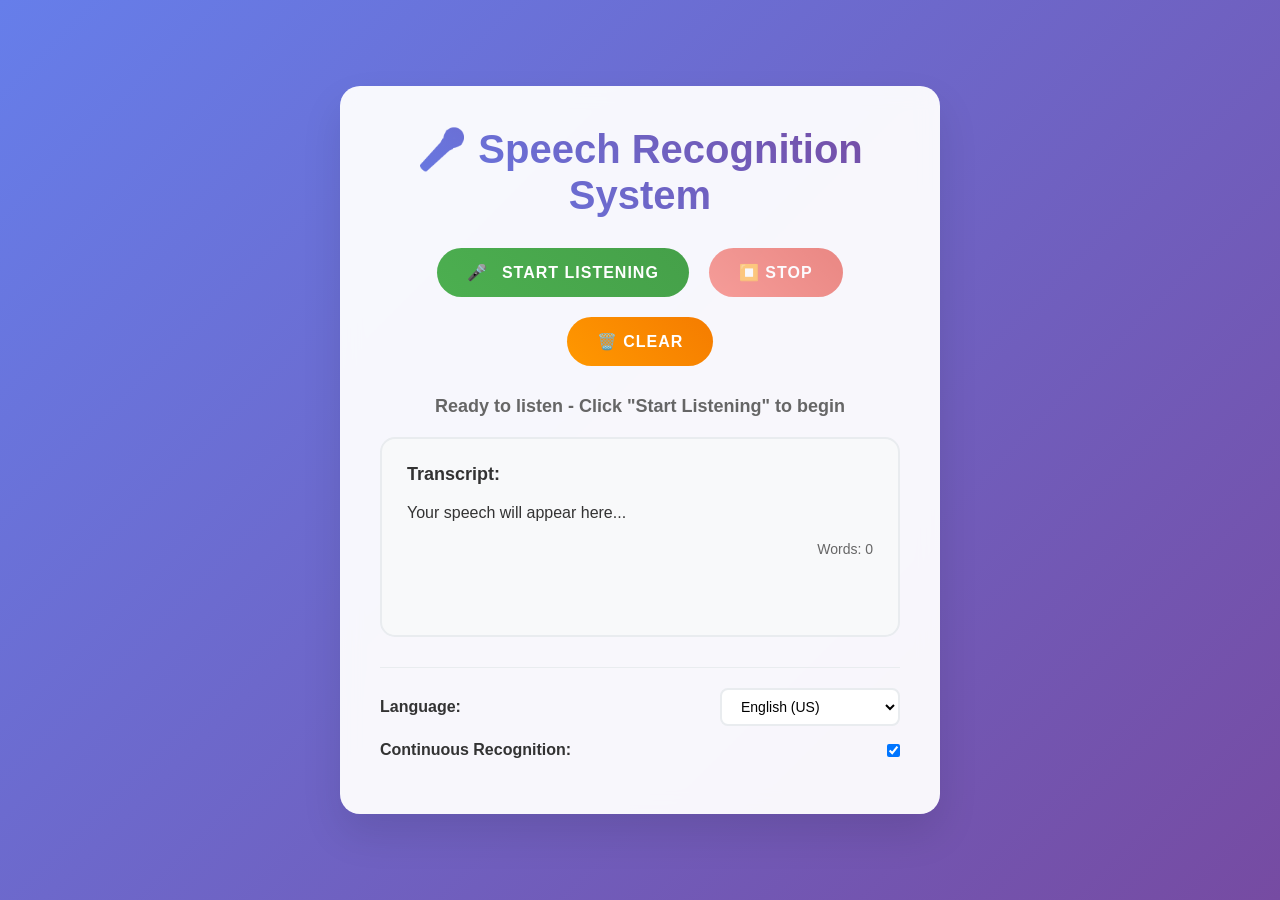
<file: templates/sp.html>
<!DOCTYPE html>
<html lang="en">
<head>
    <meta charset="UTF-8">
    <meta name="viewport" content="width=device-width, initial-scale=1.0">
    <title>Speech Recognition System</title>
    <style>
        * {
            margin: 0;
            padding: 0;
            box-sizing: border-box;
        }

        body {
            font-family: 'Segoe UI', Tahoma, Geneva, Verdana, sans-serif;
            background: linear-gradient(135deg, #667eea 0%, #764ba2 100%);
            min-height: 100vh;
            display: flex;
            align-items: center;
            justify-content: center;
        }

        .container {
            background: rgba(255, 255, 255, 0.95);
            border-radius: 20px;
            padding: 40px;
            box-shadow: 0 20px 40px rgba(0, 0, 0, 0.1);
            backdrop-filter: blur(10px);
            max-width: 600px;
            width: 90%;
        }

        h1 {
            text-align: center;
            color: #333;
            margin-bottom: 30px;
            font-size: 2.5em;
            background: linear-gradient(45deg, #667eea, #764ba2);
            -webkit-background-clip: text;
            -webkit-text-fill-color: transparent;
            background-clip: text;
        }

        .controls {
            display: flex;
            justify-content: center;
            gap: 20px;
            margin-bottom: 30px;
            flex-wrap: wrap;
        }

        button {
            padding: 15px 30px;
            border: none;
            border-radius: 50px;
            font-size: 16px;
            font-weight: 600;
            cursor: pointer;
            transition: all 0.3s ease;
            text-transform: uppercase;
            letter-spacing: 1px;
        }

        .start-btn {
            background: linear-gradient(45deg, #4CAF50, #45a049);
            color: white;
        }

        .start-btn:hover {
            transform: translateY(-2px);
            box-shadow: 0 10px 20px rgba(76, 175, 80, 0.3);
        }

        .stop-btn {
            background: linear-gradient(45deg, #f44336, #da190b);
            color: white;
        }

        .stop-btn:hover {
            transform: translateY(-2px);
            box-shadow: 0 10px 20px rgba(244, 67, 54, 0.3);
        }

        .clear-btn {
            background: linear-gradient(45deg, #ff9800, #f57c00);
            color: white;
        }

        .clear-btn:hover {
            transform: translateY(-2px);
            box-shadow: 0 10px 20px rgba(255, 152, 0, 0.3);
        }

        button:disabled {
            opacity: 0.5;
            cursor: not-allowed;
            transform: none !important;
        }

        .status {
            text-align: center;
            margin-bottom: 20px;
            font-size: 18px;
            font-weight: 600;
        }

        .listening {
            color: #4CAF50;
            animation: pulse 1.5s infinite;
        }

        .not-listening {
            color: #666;
        }

        @keyframes pulse {
            0% { opacity: 1; }
            50% { opacity: 0.5; }
            100% { opacity: 1; }
        }

        .transcript-container {
            background: #f8f9fa;
            border-radius: 15px;
            padding: 25px;
            min-height: 200px;
            border: 2px solid #e9ecef;
            position: relative;
            overflow: hidden;
        }

        .transcript-container:before {
            content: '';
            position: absolute;
            top: 0;
            left: 0;
            right: 0;
            height: 3px;
            background: linear-gradient(90deg, #667eea, #764ba2);
            transform: translateX(-100%);
            animation: loading 2s infinite;
        }

        @keyframes loading {
            0% { transform: translateX(-100%); }
            50% { transform: translateX(100%); }
            100% { transform: translateX(100%); }
        }

        .transcript-label {
            font-weight: 600;
            color: #333;
            margin-bottom: 15px;
            font-size: 18px;
        }

        .final-transcript {
            color: #333;
            line-height: 1.6;
            font-size: 16px;
            margin-bottom: 15px;
        }

        .interim-transcript {
            color: #666;
            font-style: italic;
            line-height: 1.6;
            font-size: 16px;
            opacity: 0.8;
        }

        .settings {
            margin-top: 30px;
            padding-top: 20px;
            border-top: 1px solid #e9ecef;
        }

        .setting-group {
            display: flex;
            justify-content: space-between;
            align-items: center;
            margin-bottom: 15px;
        }

        .setting-group label {
            font-weight: 600;
            color: #333;
        }

        select {
            padding: 8px 15px;
            border: 2px solid #e9ecef;
            border-radius: 8px;
            background: white;
            font-size: 14px;
            cursor: pointer;
        }

        .error {
            background: #ffebee;
            color: #c62828;
            padding: 15px;
            border-radius: 10px;
            margin-bottom: 20px;
            border-left: 4px solid #c62828;
        }

        .word-count {
            text-align: right;
            font-size: 14px;
            color: #666;
            margin-top: 10px;
        }

        .microphone-icon {
            display: inline-block;
            margin-right: 8px;
            animation: bounce 2s infinite;
        }

        @keyframes bounce {
            0%, 100% { transform: translateY(0); }
            50% { transform: translateY(-5px); }
        }
    </style>
</head>
<body>
    <div class="container">
        <h1>🎤 Speech Recognition System</h1>
        
        <div id="error-message" class="error" style="display: none;"></div>
        
        <div class="controls">
            <button id="start-btn" class="start-btn">
                <span class="microphone-icon">🎤</span> Start Listening
            </button>
            <button id="stop-btn" class="stop-btn" disabled>
                <span>⏹️</span> Stop
            </button>
            <button id="clear-btn" class="clear-btn">
                <span>🗑️</span> Clear
            </button>
        </div>
        
        <div id="status" class="status not-listening">
            Ready to listen - Click "Start Listening" to begin
        </div>
        
        <div class="transcript-container">
            <div class="transcript-label">Transcript:</div>
            <div id="final-transcript" class="final-transcript">
                Your speech will appear here...
            </div>
            <div id="interim-transcript" class="interim-transcript"></div>
            <div id="word-count" class="word-count">Words: 0</div>
        </div>
        
        <div class="settings">
            <div class="setting-group">
                <label for="language-select">Language:</label>
                <select id="language-select">
                    <option value="en-US">English (US)</option>
                    <option value="en-GB">English (UK)</option>
                    <option value="es-ES">Spanish</option>
                    <option value="fr-FR">French</option>
                    <option value="de-DE">German</option>
                    <option value="it-IT">Italian</option>
                    <option value="pt-BR">Portuguese (Brazil)</option>
                    <option value="ru-RU">Russian</option>
                    <option value="ja-JP">Japanese</option>
                    <option value="ko-KR">Korean</option>
                    <option value="zh-CN">Chinese (Simplified)</option>
                    <option value="hi-IN">Hindi</option>
                </select>
            </div>
            <div class="setting-group">
                <label for="continuous-checkbox">Continuous Recognition:</label>
                <input type="checkbox" id="continuous-checkbox" checked>
            </div>
        </div>
    </div>

    <script>
        class SpeechRecognitionSystem {
            constructor() {
                this.recognition = null;
                this.isListening = false;
                this.finalTranscript = '';
                this.interimTranscript = '';
                
                this.initializeElements();
                this.setupSpeechRecognition();
                this.bindEvents();
            }

            initializeElements() {
                this.startBtn = document.getElementById('start-btn');
                this.stopBtn = document.getElementById('stop-btn');
                this.clearBtn = document.getElementById('clear-btn');
                this.status = document.getElementById('status');
                this.finalTranscriptDiv = document.getElementById('final-transcript');
                this.interimTranscriptDiv = document.getElementById('interim-transcript');
                this.languageSelect = document.getElementById('language-select');
                this.continuousCheckbox = document.getElementById('continuous-checkbox');
                this.errorMessage = document.getElementById('error-message');
                this.wordCount = document.getElementById('word-count');
            }

            setupSpeechRecognition() {
                // Check for browser support
                if (!('webkitSpeechRecognition' in window) && !('SpeechRecognition' in window)) {
                    this.showError('Speech recognition not supported in this browser. Please use Chrome, Edge, or Safari.');
                    return;
                }

                // Initialize speech recognition
                const SpeechRecognition = window.SpeechRecognition || window.webkitSpeechRecognition;
                this.recognition = new SpeechRecognition();

                // Configure recognition settings
                this.recognition.continuous = true;
                this.recognition.interimResults = true;
                this.recognition.lang = this.languageSelect.value;

                // Set up event handlers
                this.recognition.onstart = () => {
                    this.isListening = true;
                    this.updateStatus('Listening... Speak now', 'listening');
                    this.updateButtons();
                };

                this.recognition.onend = () => {
                    this.isListening = false;
                    this.updateStatus('Stopped listening', 'not-listening');
                    this.updateButtons();
                };

                this.recognition.onresult = (event) => {
                    this.interimTranscript = '';
                    let finalTranscriptTemp = '';

                    for (let i = event.resultIndex; i < event.results.length; i++) {
                        const transcript = event.results[i][0].transcript;
                        
                        if (event.results[i].isFinal) {
                            finalTranscriptTemp += transcript + ' ';
                        } else {
                            this.interimTranscript += transcript;
                        }
                    }

                    if (finalTranscriptTemp) {
                        this.finalTranscript += finalTranscriptTemp;
                        this.updateDisplay();
                    }

                    this.interimTranscriptDiv.textContent = this.interimTranscript;
                };

                this.recognition.onerror = (event) => {
                    let errorMessage = 'Recognition error: ';
                    switch(event.error) {
                        case 'no-speech':
                            errorMessage += 'No speech detected. Please try again.';
                            break;
                        case 'audio-capture':
                            errorMessage += 'Audio capture failed. Check your microphone.';
                            break;
                        case 'not-allowed':
                            errorMessage += 'Microphone access denied. Please allow microphone access.';
                            break;
                        case 'network':
                            errorMessage += 'Network error occurred.';
                            break;
                        default:
                            errorMessage += event.error;
                    }
                    this.showError(errorMessage);
                };
            }

            bindEvents() {
                this.startBtn.addEventListener('click', () => this.startListening());
                this.stopBtn.addEventListener('click', () => this.stopListening());
                this.clearBtn.addEventListener('click', () => this.clearTranscript());
                
                this.languageSelect.addEventListener('change', () => {
                    if (this.recognition) {
                        this.recognition.lang = this.languageSelect.value;
                    }
                });
                
                this.continuousCheckbox.addEventListener('change', () => {
                    if (this.recognition) {
                        this.recognition.continuous = this.continuousCheckbox.checked;
                    }
                });
            }

            startListening() {
                if (!this.recognition) {
                    this.showError('Speech recognition not available');
                    return;
                }

                this.hideError();
                
                try {
                    this.recognition.start();
                } catch (error) {
                    this.showError('Failed to start recognition: ' + error.message);
                }
            }

            stopListening() {
                if (this.recognition && this.isListening) {
                    this.recognition.stop();
                }
            }

            clearTranscript() {
                this.finalTranscript = '';
                this.interimTranscript = '';
                this.updateDisplay();
                this.interimTranscriptDiv.textContent = '';
            }

            updateDisplay() {
                if (this.finalTranscript.trim()) {
                    this.finalTranscriptDiv.textContent = this.finalTranscript;
                } else {
                    this.finalTranscriptDiv.textContent = 'Your speech will appear here...';
                }
                
                this.updateWordCount();
            }

            updateWordCount() {
                const words = this.finalTranscript.trim().split(/\s+/).filter(word => word.length > 0);
                this.wordCount.textContent = `Words: ${words.length}`;
            }

            updateStatus(message, className) {
                this.status.textContent = message;
                this.status.className = `status ${className}`;
            }

            updateButtons() {
                this.startBtn.disabled = this.isListening;
                this.stopBtn.disabled = !this.isListening;
            }

            showError(message) {
                this.errorMessage.textContent = message;
                this.errorMessage.style.display = 'block';
            }

            hideError() {
                this.errorMessage.style.display = 'none';
            }
        }

        // Initialize the speech recognition system when the page loads
        document.addEventListener('DOMContentLoaded', () => {
            new SpeechRecognitionSystem();
        });
    </script>
</body>
</html>
</file>
